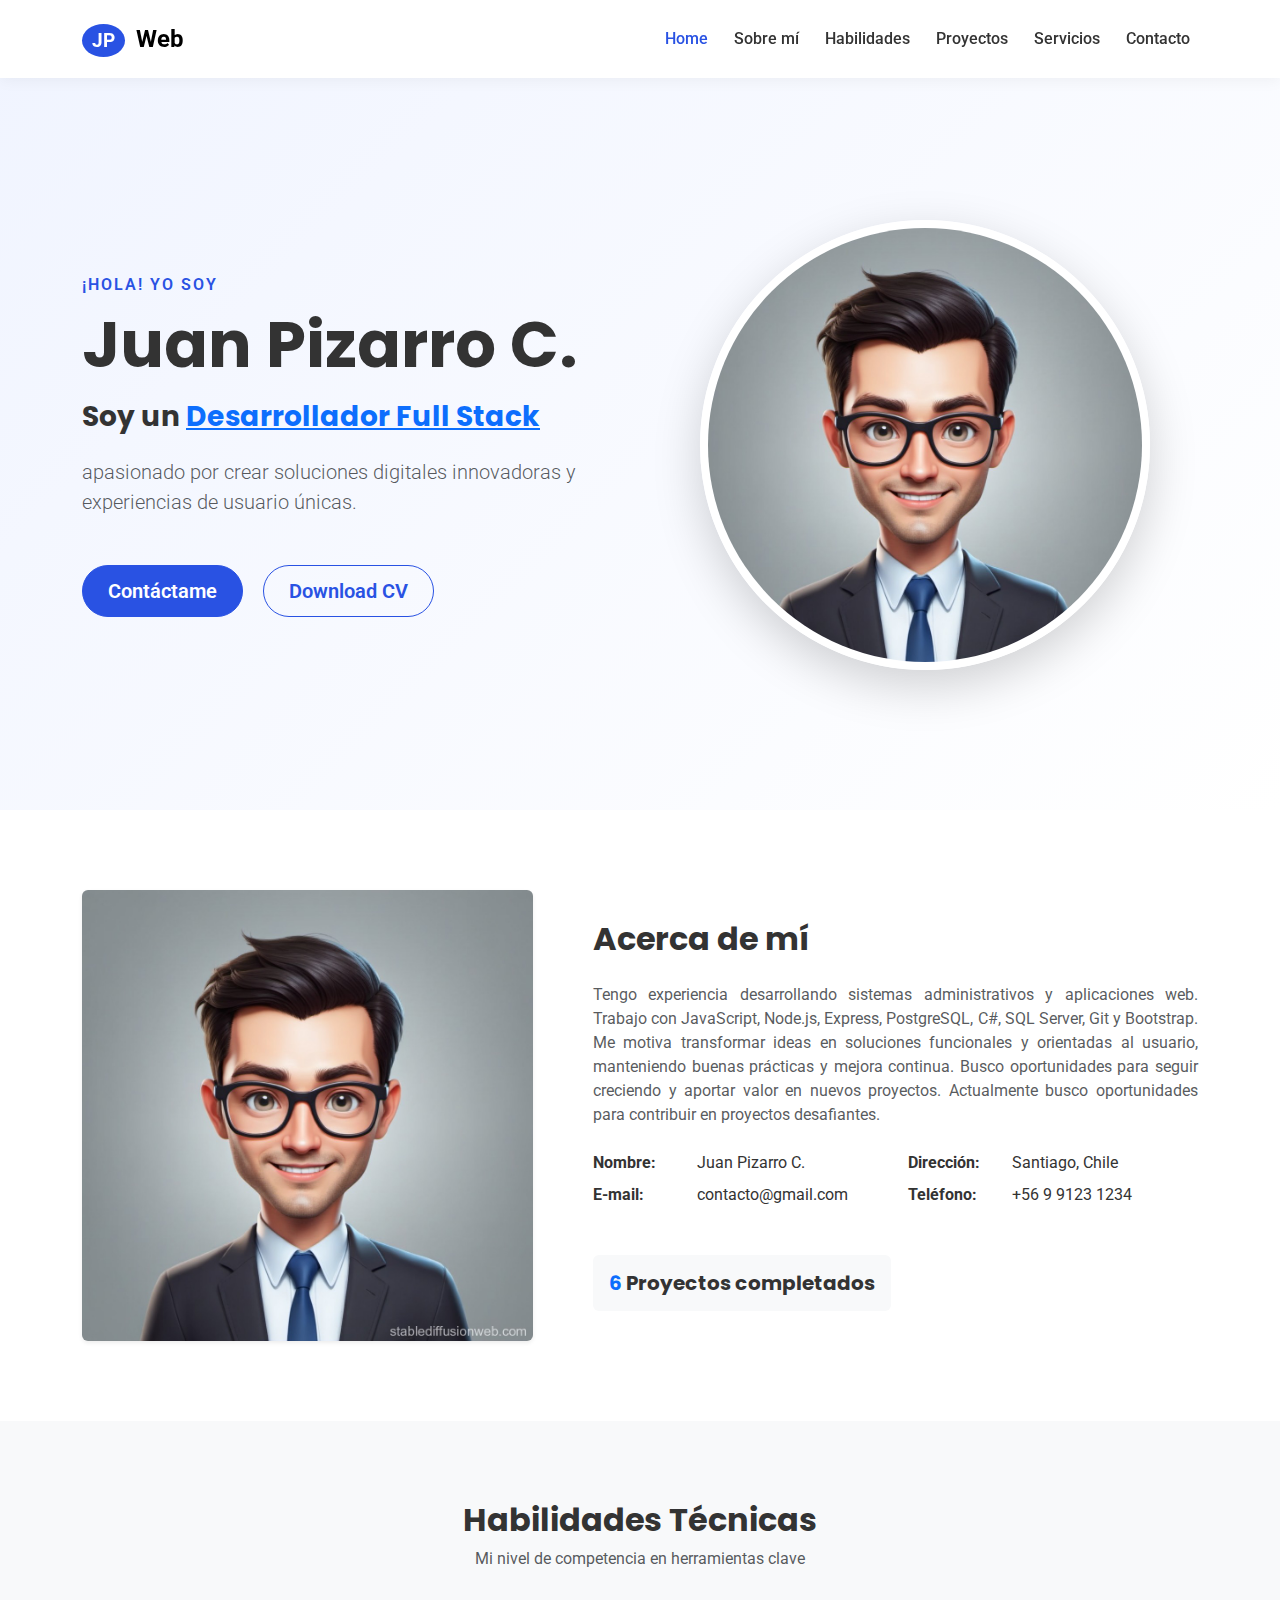
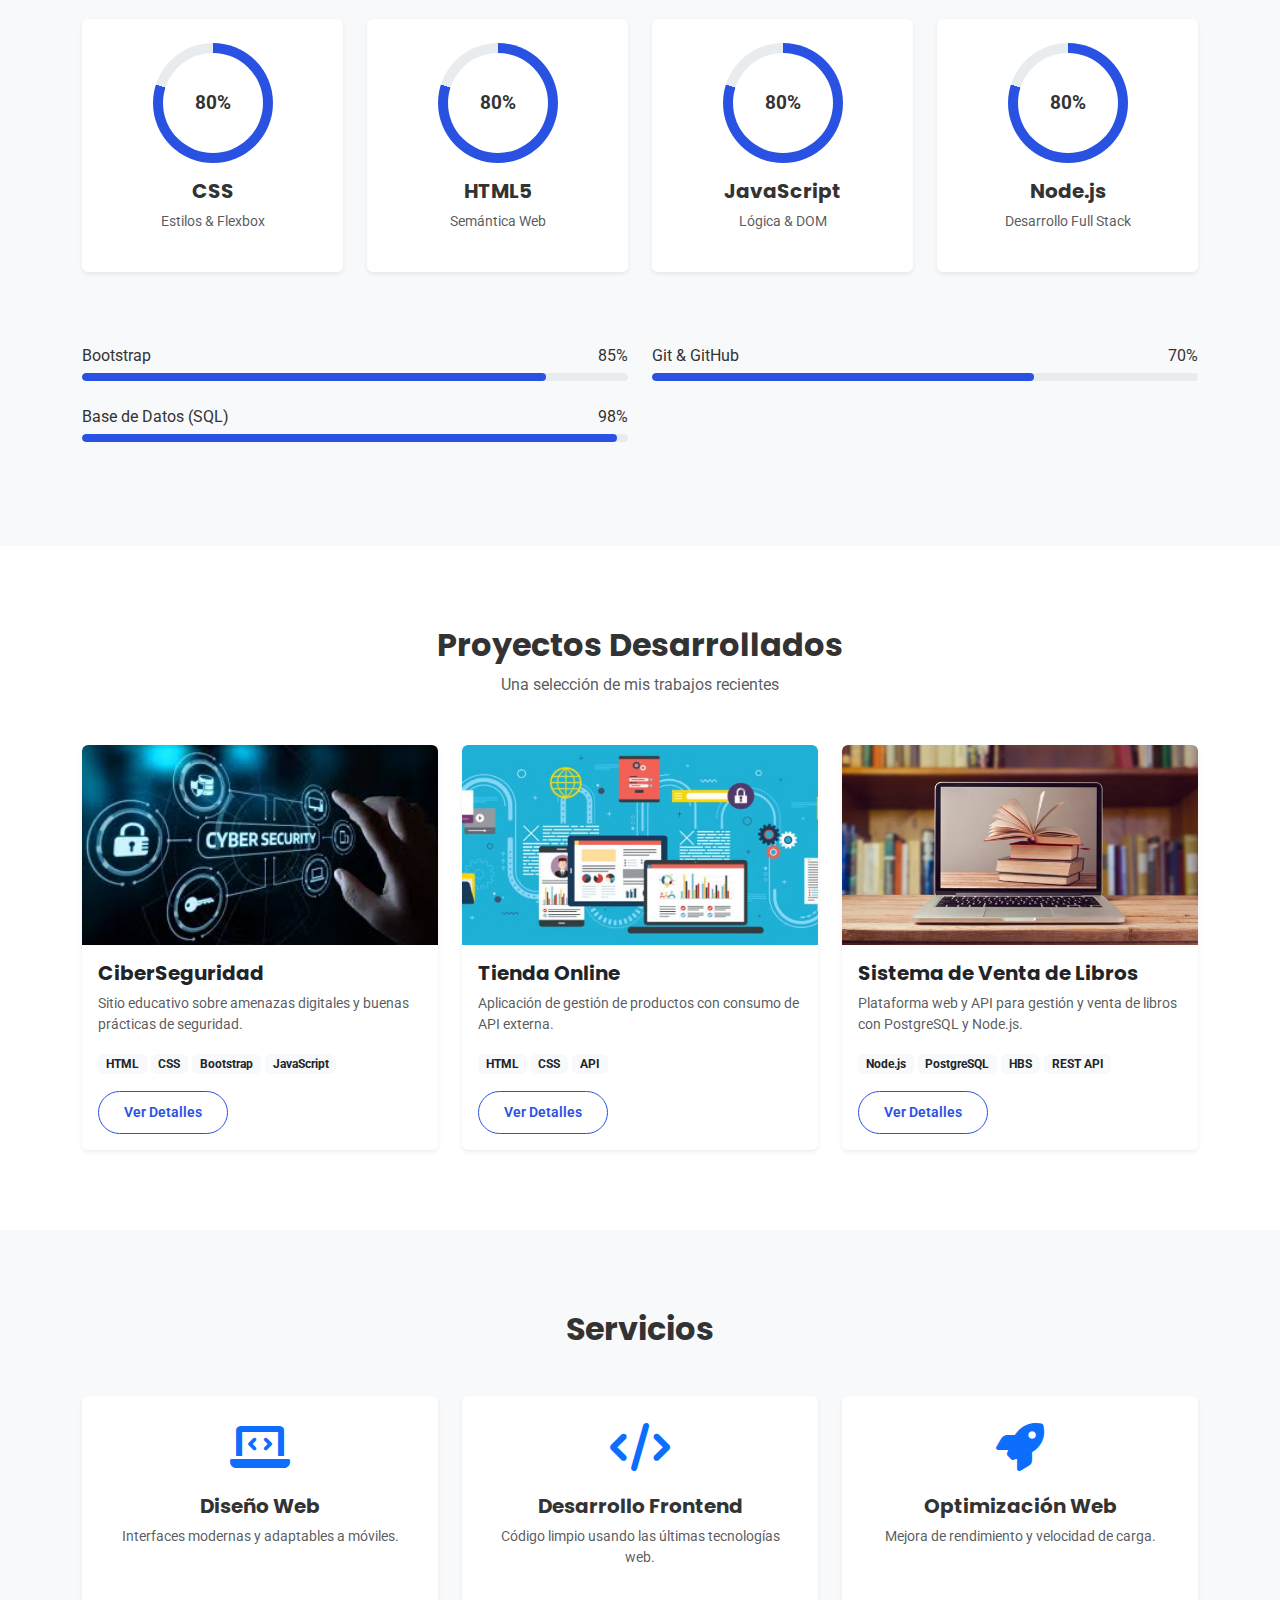
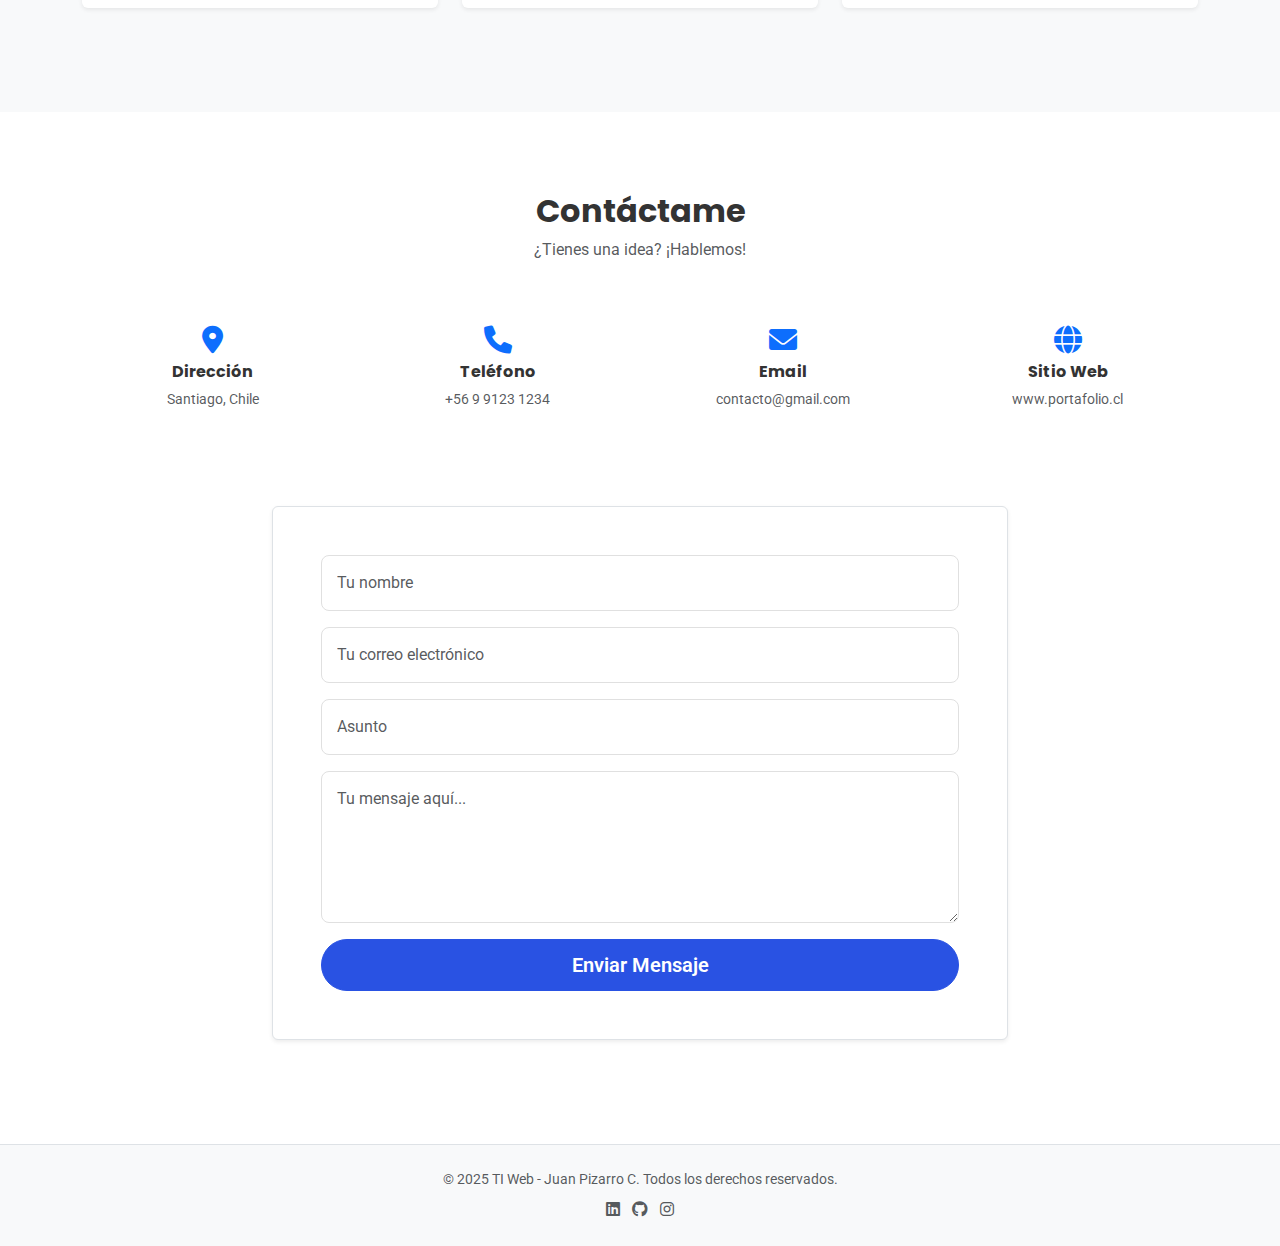
<file: index.html>
<!DOCTYPE html>
<html lang="es">
<head>
    <meta charset="UTF-8">
    <meta name="viewport" content="width=device-width, initial-scale=1.0">
    <title>Portafolio Personal</title>
    
    <link href="https://cdn.jsdelivr.net/npm/bootstrap@5.3.0/dist/css/bootstrap.min.css" rel="stylesheet">
    <link rel="stylesheet" href="https://cdnjs.cloudflare.com/ajax/libs/font-awesome/6.0.0/css/all.min.css">
    <link href="https://fonts.googleapis.com/css2?family=Poppins:wght@400;600;700&family=Roboto:wght@300;400&display=swap" rel="stylesheet">
    <link rel="stylesheet" href="assets/css/style.css">
</head>
<body>

    <nav class="navbar navbar-expand-lg navbar-light fixed-top" id="mainNav">
        <div class="container">
            <a class="navbar-brand" href="#home">
                <span class="brand-icon">JP</span> Web
            </a>
            <button class="navbar-toggler" type="button" data-bs-toggle="collapse" data-bs-target="#navbarNav" aria-label="Toggle navigation">
                <span class="navbar-toggler-icon"></span>
            </button>
            <div class="collapse navbar-collapse justify-content-end" id="navbarNav">
                <ul class="navbar-nav">
                    <li class="nav-item"><a class="nav-link active" href="#home">Home</a></li>
                    <li class="nav-item"><a class="nav-link" href="#about">Sobre mí</a></li>
                    <li class="nav-item"><a class="nav-link" href="#skills">Habilidades</a></li>
                    <li class="nav-item"><a class="nav-link" href="#projects">Proyectos</a></li>
                    <li class="nav-item"><a class="nav-link" href="#services">Servicios</a></li>
                    <li class="nav-item"><a class="nav-link" href="#contact">Contacto</a></li>
                </ul>
            </div>
        </div>
    </nav>

    <section id="home" class="hero-section d-flex align-items-center">
        <div class="container">
            <div class="row align-items-center">
                <div class="col-lg-6">
                    <span class="hero-subtitle">¡Hola! Yo soy</span>
                    <h1 class="display-3 fw-bold mb-3">Juan Pizarro C.</h1>
                    <h3 class="mb-4">Soy un <span class="text-primary text-decoration-underline">Desarrollador Full Stack</span></h3>
                    <p class="lead text-muted mb-5">
                        apasionado por crear soluciones digitales innovadoras y experiencias de usuario únicas.
                    </p>
                    <div class="hero-buttons">
                        <a href="#contact" class="btn btn-primary btn-lg me-3">Contáctame</a>
                        <a href="cv.html" class="btn btn-outline-primary btn-lg">Download CV</a>
                    </div>
                </div>
                <div class="col-lg-6 text-center d-none d-lg-block">
                    <div class="hero-img-wrapper">
                        <img src="assets/img/jpc.jpg" alt="Juan Pizarro" class="img-fluid rounded-circle shadow-lg">
                    </div>
                </div>
            </div>
        </div>
    </section>

    <section id="about" class="section-padding">
        <div class="container">
            <div class="row align-items-center">
                <div class="col-lg-5 mb-4 mb-lg-0">
                    <div class="about-img-container rounded overflow-hidden shadow-sm">
                        <img src="assets/img/jpc.jpg" alt="Sobre mí" class="img-fluid w-100">
                    </div>
                </div>
                <div class="col-lg-7 ps-lg-5">
                    <h2 class="mb-4 section-title-left">Acerca de mí</h2>
                    <p class="text-muted mb-4" style="text-align: justify;">
						Tengo experiencia desarrollando sistemas administrativos y aplicaciones web. Trabajo con JavaScript, Node.js, Express, PostgreSQL, C#, SQL Server, Git y Bootstrap. Me motiva transformar ideas en soluciones funcionales y orientadas al usuario, manteniendo buenas prácticas y mejora continua. Busco oportunidades para seguir creciendo y aportar valor en nuevos proyectos. 
						Actualmente busco oportunidades para contribuir en proyectos desafiantes.
                    </p>
                    
                    <ul class="list-unstyled info-list row">
                        <li class="col-md-6 mb-2"><strong>Nombre:</strong> Juan Pizarro C.</li>
                        <li class="col-md-6 mb-2"><strong>Dirección:</strong> Santiago, Chile</li>
                        <li class="col-md-6 mb-2"><strong>E-mail:</strong> contacto@gmail.com</li>
                        <li class="col-md-6 mb-2"><strong>Teléfono:</strong> +56 9 9123 1234</li>
                    </ul>
                    
                    <div class="mt-4 p-3 bg-light rounded d-inline-block">
                        <h5 class="m-0"><span class="text-primary fw-bold">6</span> Proyectos completados</h5>
                    </div>
                </div>
            </div>
        </div>
    </section>

    <section id="skills" class="section-padding bg-light">
        <div class="container">
            <div class="text-center mb-5">
                <h2 class="section-title">Habilidades Técnicas</h2>
                <p class="text-muted">Mi nivel de competencia en herramientas clave</p>
            </div>
            
            <div class="row mb-5 justify-content-center">
                <div class="col-md-4 col-lg-3 text-center mb-4">
                    <div class="skill-card p-4 bg-white rounded shadow-sm h-100">
                        <div class="circle-skill mx-auto mb-3" style="--percent: 80%;" data-value="80%"></div>
                        <h5>CSS</h5>
                        <p class="small text-muted">Estilos & Flexbox</p>
                    </div>
                </div>
                <div class="col-md-4 col-lg-3 text-center mb-4">
                    <div class="skill-card p-4 bg-white rounded shadow-sm h-100">
                        <div class="circle-skill mx-auto mb-3" style="--percent: 80%;" data-value="80%"></div>
                        <h5>HTML5</h5>
                        <p class="small text-muted">Semántica Web</p>
                    </div>
                </div>
                <div class="col-md-4 col-lg-3 text-center mb-4">
                    <div class="skill-card p-4 bg-white rounded shadow-sm h-100">
                        <div class="circle-skill mx-auto mb-3" style="--percent: 80%;" data-value="80%"></div>
                        <h5>JavaScript</h5>
                        <p class="small text-muted">Lógica & DOM</p>
                    </div>
                </div>
                <div class="col-md-4 col-lg-3 text-center mb-4">
                    <div class="skill-card p-4 bg-white rounded shadow-sm h-100">
                        <div class="circle-skill mx-auto mb-3" style="--percent: 80%;" data-value="80%"></div>
                        <h5>Node.js</h5>
                        <p class="small text-muted">Desarrollo Full Stack</p>
                    </div>
                </div>				
            </div>

            <div class="row">
                <div class="col-md-6 mb-4">
                    <div class="d-flex justify-content-between mb-1"><span>Bootstrap</span> <span>85%</span></div>
                    <div class="progress"><div class="progress-bar" style="width: 85%"></div></div>
                </div>
                <div class="col-md-6 mb-4">
                    <div class="d-flex justify-content-between mb-1"><span>Git & GitHub</span> <span>70%</span></div>
                    <div class="progress"><div class="progress-bar" style="width: 70%"></div></div>
                </div>
                <div class="col-md-6 mb-4">
                    <div class="d-flex justify-content-between mb-1"><span>Base de Datos (SQL)</span> <span>98%</span></div>
                    <div class="progress"><div class="progress-bar" style="width: 98%"></div></div>
                </div>
            </div>
        </div>
    </section>

    <section id="projects" class="section-padding">
        <div class="container">
            <div class="text-center mb-5">
                <h2 class="section-title">Proyectos Desarrollados</h2>
                <p class="text-muted">Una selección de mis trabajos recientes</p>
            </div>

            <div class="row g-4">
                <div class="col-md-4">
                    <div class="card project-card h-100 border-0 shadow-sm">
                        <img src="assets/img/cibersecurity.jpg" class="card-img-top" alt="Proyecto 1">
                        <div class="card-body">
                            <h5 class="card-title">CiberSeguridad</h5>
                            <p class="card-text text-muted small">Sitio educativo sobre amenazas digitales y buenas prácticas de seguridad.</p>
                            <div class="tags mb-3">
								<span class="badge bg-light text-dark">HTML</span>
								<span class="badge bg-light text-dark">CSS</span>
								<span class="badge bg-light text-dark">Bootstrap</span>
								<span class="badge bg-light text-dark">JavaScript</span>							
                           </div>
                           <a href="javascript:void(0)" class="btn btn-outline-primary btn-sm stretched-link open-project" data-id="ciberseguridad" data-bs-toggle="modal" data-bs-target="#projectModal">Ver Detalles</a>
                        </div>
                    </div>
                </div>
                 <div class="col-md-4">
                    <div class="card project-card h-100 border-0 shadow-sm"> 
                        <img src="assets/img/proyectos_9.jpg" class="card-img-top" alt="Proyecto 2">
                        <div class="card-body">
                            <h5 class="card-title">Tienda Online</h5>
                            <p class="card-text text-muted small">Aplicación de gestión de productos con consumo de API externa.</p>
                            <div class="tags mb-3">
                                <span class="badge bg-light text-dark">HTML</span>
                                <span class="badge bg-light text-dark">CSS</span>
                                <span class="badge bg-light text-dark">API</span>								
                            </div>
                            <a href="javascript:void(0)" class="btn btn-outline-primary btn-sm stretched-link open-project" data-id="tiendaonline"  data-bs-toggle="modal" data-bs-target="#projectModal">Ver Detalles</a>
                        </div>
                    </div>
                </div>
                 <div class="col-md-4">
                    <div class="card project-card h-100 border-0 shadow-sm">
                        <img src="assets/img/libros2.jpg" class="card-img-top" alt="Proyecto 3">
                        <div class="card-body">
                            <h5 class="card-title">Sistema de Venta de Libros</h5>
                            <p class="card-text text-muted small">Plataforma web y API para gestión y venta de libros con PostgreSQL y Node.js.</p>
                            <div class="tags mb-3">
								<span class="badge bg-light text-dark">Node.js</span>
								<span class="badge bg-light text-dark">PostgreSQL</span>
								<span class="badge bg-light text-dark">HBS</span>
								<span class="badge bg-light text-dark">REST API</span>
                            </div>
                            <a href="javascript:void(0)" class="btn btn-outline-primary btn-sm stretched-link open-project" data-id="libros"  data-bs-toggle="modal" data-bs-target="#projectModal">Ver Detalles</a>
                        </div>
                    </div>
                </div>
            </div>
        </div>
    </section>

    <section id="services" class="section-padding bg-light">
        <div class="container">
            <div class="text-center mb-5">
                <h2 class="section-title">Servicios</h2>
            </div>
            <div class="row">
                <div class="col-md-4 mb-4">
                    <div class="service-card text-center p-4 bg-white rounded shadow-sm h-100">
                        <div class="icon-box mb-3 text-primary display-5"><i class="fas fa-laptop-code"></i></div>
                        <h5>Diseño Web</h5>
                        <p class="text-muted small">Interfaces modernas y adaptables a móviles.</p>
                    </div>
                </div>
                <div class="col-md-4 mb-4">
                    <div class="service-card text-center p-4 bg-white rounded shadow-sm h-100">
                        <div class="icon-box mb-3 text-primary display-5"><i class="fas fa-code"></i></div>
                        <h5>Desarrollo Frontend</h5>
                        <p class="text-muted small">Código limpio usando las últimas tecnologías web.</p>
                    </div>
                </div>
                <div class="col-md-4 mb-4">
                    <div class="service-card text-center p-4 bg-white rounded shadow-sm h-100">
                        <div class="icon-box mb-3 text-primary display-5"><i class="fas fa-rocket"></i></div>
                        <h5>Optimización Web</h5>
                        <p class="text-muted small">Mejora de rendimiento y velocidad de carga.</p>
                    </div>
                </div>
            </div>
        </div>
    </section>

    <section id="contact" class="section-padding">
        <div class="container">
            <div class="text-center mb-5">
                <h2 class="section-title">Contáctame</h2>
                <p class="text-muted">¿Tienes una idea? ¡Hablemos!</p>
            </div>
            
            <div class="row mb-5 text-center">
                <div class="col-md-3 mb-3">
                    <div class="p-3">
                        <i class="fas fa-map-marker-alt text-primary fs-3 mb-2"></i>
                        <h6 class="fw-bold">Dirección</h6>
                        <p class="text-muted small">Santiago, Chile</p>
                    </div>
                </div>
                <div class="col-md-3 mb-3">
                    <div class="p-3">
                        <i class="fas fa-phone text-primary fs-3 mb-2"></i>
                        <h6 class="fw-bold">Teléfono</h6>
                        <p class="text-muted small">+56 9 9123 1234</p>
                    </div>
                </div>
                <div class="col-md-3 mb-3">
                    <div class="p-3">
                        <i class="fas fa-envelope text-primary fs-3 mb-2"></i>
                        <h6 class="fw-bold">Email</h6>
                        <p class="text-muted small">contacto@gmail.com</p>
                    </div>
                </div>
                <div class="col-md-3 mb-3">
                    <div class="p-3">
                        <i class="fas fa-globe text-primary fs-3 mb-2"></i>
                        <h6 class="fw-bold">Sitio Web</h6>
                        <p class="text-muted small">www.portafolio.cl</p>
                    </div>
                </div>
            </div>

            <div class="row justify-content-center">
                <div class="col-lg-8">
                    <form id="contactForm" class="p-4 p-md-5 border rounded shadow-sm bg-white">
                        <div class="mb-3">
                            <label for="name" class="form-label visually-hidden">Nombre</label>
                            <input type="text" class="form-control" id="name" placeholder="Tu nombre" required>
                        </div>
                        <div class="mb-3">
                            <label for="email" class="form-label visually-hidden">Email</label>
                            <input type="email" class="form-control" id="email" placeholder="Tu correo electrónico" required>
                        </div>
                        <div class="mb-3">
                            <label for="subject" class="form-label visually-hidden">Asunto</label>
                            <input type="text" class="form-control" id="subject" placeholder="Asunto">
                        </div>
                        <div class="mb-3">
                            <label for="message" class="form-label visually-hidden">Mensaje</label>
                            <textarea class="form-control" id="message" rows="5" placeholder="Tu mensaje aquí..." required></textarea>
                        </div>
                        <div class="d-grid">
                            <button type="submit" class="btn btn-primary btn-lg">Enviar Mensaje</button>
                        </div>
                    </form>
                </div>
            </div>
        </div>
    </section>

	<!-- Modal global -->
	<div class="modal fade" id="projectModal" tabindex="-1" aria-hidden="true">
	  <div class="modal-dialog modal-lg modal-dialog-centered">
		<div class="modal-content shadow-lg rounded-3">

		  <div id="modal-header-dynamic" class="modal-header"></div>

		  <div class="modal-body" id="modal-body-dynamic"></div>

		  <div id="modal-footer-dynamic" class="modal-footer"></div>

		</div>
	  </div>
	</div>
	
	
    <footer class="bg-light text-center py-4 border-top mt-4">
        <div class="container">
            <p class="mb-0 text-muted small">&copy; 2025 TI Web - Juan Pizarro C. Todos los derechos reservados.</p>
            <div class="social-links mt-2">
                <a href="#" class="text-muted me-2"><i class="fab fa-linkedin"></i></a>
                <a href="#" class="text-muted me-2"><i class="fab fa-github"></i></a>
                <a href="#" class="text-muted"><i class="fab fa-instagram"></i></a>
            </div>
        </div>
    </footer>

    <script src="https://cdn.jsdelivr.net/npm/bootstrap@5.3.0/dist/js/bootstrap.bundle.min.js"></script>
    <script src="assets/js/script.js"></script>
	<script src="assets/js/modalData.js"></script>
    <script src="assets/js/modalLoader.js"></script>
</body>
</html>
</file>
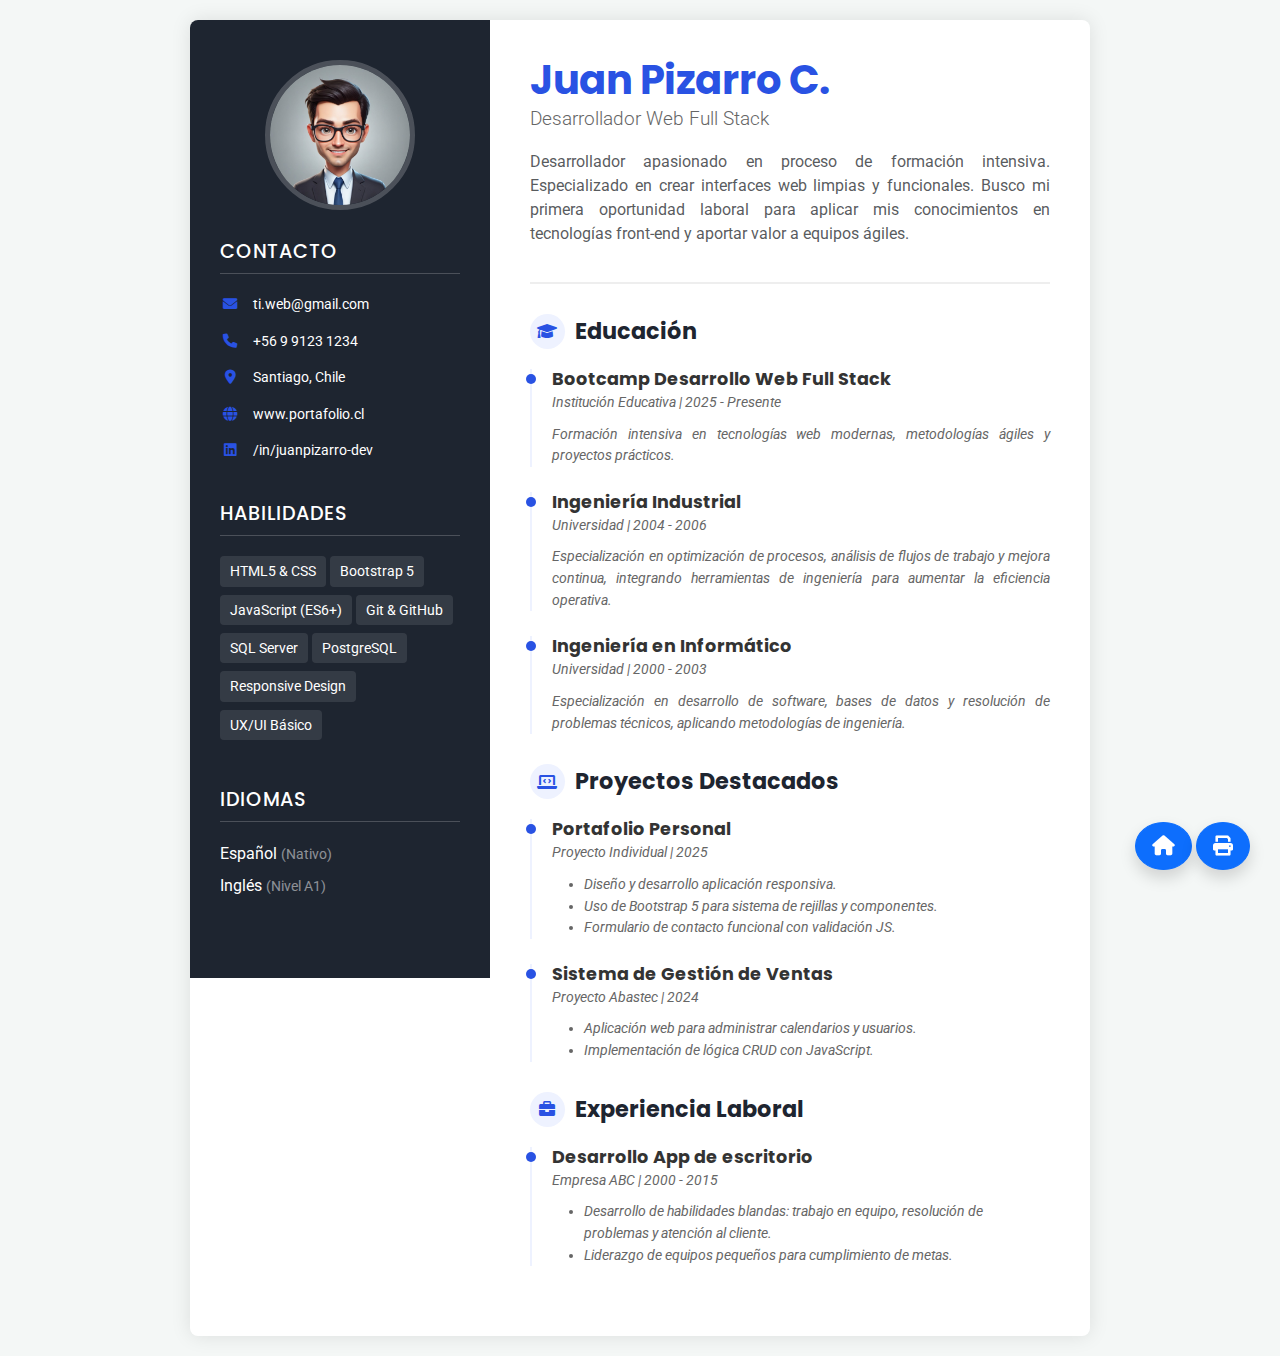
<file: cv.html>
<!DOCTYPE html>
<html lang="es">
<head>
    <meta charset="UTF-8">
    <meta name="viewport" content="width=device-width, initial-scale=1.0">
    <title>CV - Juan Pizarro C.</title>
    <link href="https://cdn.jsdelivr.net/npm/bootstrap@5.3.0/dist/css/bootstrap.min.css" rel="stylesheet">
    <link rel="stylesheet" href="https://cdnjs.cloudflare.com/ajax/libs/font-awesome/6.0.0/css/all.min.css">
    <link href="https://fonts.googleapis.com/css2?family=Poppins:wght@400;600;700&family=Roboto:wght@300;400&display=swap" rel="stylesheet">

    <style>
        :root {
            --primary-color: #2952e3;
            --text-dark: #333;
            --text-muted: #666;
            --bg-gray: #f4f7f6;
        }

        body {
            background-color: var(--bg-gray);
            font-family: 'Roboto', sans-serif;
            color: var(--text-dark);
            padding-top: 20px;
            padding-bottom: 20px;
        }

        h1, h2, h3, h4 {
            font-family: 'Poppins', sans-serif;
        }

        /* Estilo tipo "Hoja de Papel" */
        .resume-container {
            background: white;
            max-width: 900px;
            margin: 0 auto;
            box-shadow: 0 0 20px rgba(0,0,0,0.1);
            border-radius: 8px;
            overflow: hidden;
        }

        /* Columna Izquierda (Sidebar) */
        .resume-sidebar {
            background-color: #1e2530; /* Color oscuro para contraste */
            color: white;
            padding: 40px 30px;
            height: 100%;
            min-height: 100vh; /* Asegura que cubra todo el alto */
        }

        .profile-img {
            width: 150px;
            height: 150px;
            border-radius: 50%;
            border: 5px solid rgba(255,255,255,0.2);
            object-fit: cover;
            margin-bottom: 30px;
        }

        .sidebar-section {
            margin-bottom: 40px;
        }

        .sidebar-title {
            font-size: 1.2rem;
            text-transform: uppercase;
            border-bottom: 1px solid rgba(255,255,255,0.2);
            padding-bottom: 10px;
            margin-bottom: 20px;
            letter-spacing: 1px;
        }

        .contact-info li {
            margin-bottom: 15px;
            list-style: none;
            font-size: 0.9rem;
        }

        .contact-info i {
            margin-right: 10px;
            color: var(--primary-color); /* Acento azul */
            width: 20px;
            text-align: center;
        }

        /* Skills en sidebar */
        .skill-tag {
            display: inline-block;
            background: rgba(255,255,255,0.1);
            padding: 5px 10px;
            border-radius: 4px;
            margin-bottom: 8px;
            font-size: 0.85rem;
        }

        /* Columna Derecha (Contenido) */
        .resume-content {
            padding: 40px;
        }

        .main-header {
            border-bottom: 2px solid #eee;
            padding-bottom: 20px;
            margin-bottom: 30px;
        }

        .name {
            font-size: 2.5rem;
            font-weight: 700;
            color: var(--primary-color);
            margin-bottom: 5px;
            line-height: 1;
        }

        .tagline {
            font-size: 1.2rem;
            color: var(--text-muted);
            font-weight: 300;
        }

        .content-section {
            margin-bottom: 30px;
        }

        .section-title {
            font-size: 1.4rem;
            font-weight: 700;
            color: #1e2530;
            margin-bottom: 20px;
            display: flex;
            align-items: center;
        }

        .section-title i {
            background: #eef2ff;
            color: var(--primary-color);
            width: 35px;
            height: 35px;
            border-radius: 50%;
            display: flex;
            align-items: center;
            justify-content: center;
            margin-right: 10px;
            font-size: 1rem;
        }

        .experience-item {
            margin-bottom: 25px;
            border-left: 2px solid #eef2ff;
            padding-left: 20px;
            position: relative;
        }
        
        .experience-item::before {
            content: '';
            position: absolute;
            left: -6px;
            top: 5px;
            width: 10px;
            height: 10px;
            background: var(--primary-color);
            border-radius: 50%;
        }

        .job-title {
            font-weight: 700;
            font-size: 1.1rem;
            margin-bottom: 2px;
        }

        .company-date {
            font-size: 0.9rem;
            color: var(--text-muted);
            margin-bottom: 10px;
            font-style: italic;
        }

        /* Botón Flotante para Imprimir */
        .print-btn-container {
            position: fixed;
            bottom: 30px;
            right: 30px;
            z-index: 1000;
        }

        /* --- ESTILOS DE IMPRESIÓN (PDF) --- */
        @media print {
            body {
                background: white;
                padding: 0;
                -webkit-print-color-adjust: exact; /* Forzar colores de fondo */
                print-color-adjust: exact; 
            }
            .resume-container {
                box-shadow: none;
                max-width: 100%;
                margin: 0;
                border-radius: 0;
            }
            .print-btn-container {
                display: none; /* Ocultar botón al imprimir */
            }
            .resume-sidebar {
                background-color: #1e2530 !important; /* Forzar color oscuro al imprimir */
                color: white !important;
            }
            /* Ajuste para que quepa en una hoja si es posible */
            h1, h2, h3 { page-break-after: avoid; }
        }
    </style>
</head>
<body>

    <div class="resume-container">
        <div class="row g-0">
            
            <div class="col-md-4 resume-sidebar text-center text-md-start">
                
                <div class="text-center">
                    <img src="assets/img/jpc.jpg" alt="Juan Pizarro" class="profile-img">
                </div>

                <div class="sidebar-section">
                    <h3 class="sidebar-title">Contacto</h3>
                    <ul class="padding-0 list-unstyled contact-info">
                        <li><i class="fas fa-envelope"></i> ti.web@gmail.com</li>
                        <li><i class="fas fa-phone"></i> +56 9 9123 1234</li>
                        <li><i class="fas fa-map-marker-alt"></i> Santiago, Chile</li>
                        <li><i class="fas fa-globe"></i> www.portafolio.cl</li>
                        <li><i class="fab fa-linkedin"></i> /in/juanpizarro-dev</li>
                    </ul>
                </div>

                <div class="sidebar-section">
                    <h3 class="sidebar-title">Habilidades</h3>
                    <div class="skills-list">
                        <span class="skill-tag">HTML5 & CSS</span>
                        <span class="skill-tag">Bootstrap 5</span>
                        <span class="skill-tag">JavaScript (ES6+)</span>
                        <span class="skill-tag">Git & GitHub</span>
                        <span class="skill-tag">SQL Server</span>
						<span class="skill-tag">PostgreSQL</span>
                        <span class="skill-tag">Responsive Design</span>
                        <span class="skill-tag">UX/UI Básico</span>
                    </div>
                </div>

                <div class="sidebar-section">
                    <h3 class="sidebar-title">Idiomas</h3>
                    <ul class="list-unstyled">
                        <li class="mb-2">Español <span class="text-white-50 small">(Nativo)</span></li>
                        <li class="mb-2">Inglés <span class="text-white-50 small">(Nivel A1)</span></li>
                    </ul>
                </div>
            </div>

            <div class="col-md-8 resume-content">
                
                <div class="main-header">
                    <h1 class="name">Juan Pizarro C.</h1>
                    <p class="tagline">Desarrollador Web Full Stack</p>
                    <p class="mt-3 text-muted" style="text-align: justify;">
                        Desarrollador apasionado en proceso de formación intensiva. Especializado en crear interfaces web limpias y funcionales. Busco mi primera oportunidad laboral para aplicar mis conocimientos en tecnologías front-end y aportar valor a equipos ágiles.
                    </p>
                </div>

                <div class="content-section">
                    <h2 class="section-title"><i class="fas fa-graduation-cap"></i> Educación</h2>
                    
                    <div class="experience-item">
                        <h4 class="job-title">Bootcamp Desarrollo Web Full Stack</h4>
                        <p class="company-date">Institución Educativa | 2025 - Presente</p>
                        <p style="text-align: justify;" class="company-date">Formación intensiva en tecnologías web modernas, metodologías ágiles y proyectos prácticos.</p>
                    </div>
                    <div class="experience-item">
                        <h4 class="job-title">Ingeniería Industrial</h4>
                        <p class="company-date">Universidad | 2004 - 2006</p>
                        <p style="text-align: justify;" class="company-date">Especialización en optimización de procesos, análisis de flujos de trabajo y mejora continua, integrando herramientas de ingeniería para aumentar la eficiencia operativa.</p>
                    </div>
                    <div class="experience-item">
                        <h4 class="job-title">Ingeniería en Informático</h4>
                        <p class="company-date">Universidad | 2000 - 2003</p>
                        <p style="text-align: justify;" class="company-date">Especialización en desarrollo de software, bases de datos y resolución de problemas técnicos, aplicando metodologías de ingeniería.</p>
                    </div>
                </div>

                <div class="content-section">
                    <h2 class="section-title"><i class="fas fa-laptop-code"></i> Proyectos Destacados</h2>
                    
                    <div class="experience-item">
                        <h4 class="job-title">Portafolio Personal</h4>
                        <p class="company-date">Proyecto Individual | 2025</p>
                        <ul class="company-date">
                            <li >Diseño y desarrollo aplicación responsiva.</li>
                            <li>Uso de Bootstrap 5 para sistema de rejillas y componentes.</li>
                            <li>Formulario de contacto funcional con validación JS.</li>
                        </ul>
                    </div>

                    <div class="experience-item">
                        <h4 class="job-title">Sistema de Gestión de Ventas</h4>
                        <p class="company-date">Proyecto Abastec | 2024</p>
                        <ul class="company-date">
                            <li>Aplicación web para administrar calendarios y usuarios.</li>
                            <li>Implementación de lógica CRUD con JavaScript.</li>
                        </ul>
                    </div>
                </div>

                <div class="content-section">
                    <h2 class="section-title"><i class="fas fa-briefcase"></i> Experiencia Laboral</h2>
                    
                    <div class="experience-item">
                        <h4 class="job-title">Desarrollo App de escritorio</h4>
                        <p class="company-date">Empresa ABC | 2000 - 2015</p>
                        <ul class="company-date">
                            <li>Desarrollo de habilidades blandas: trabajo en equipo, resolución de problemas y atención al cliente.</li>
                            <li>Liderazgo de equipos pequeños para cumplimiento de metas.</li>
                        </ul>
                    </div>
                </div>

            </div>
        </div>
    </div>
	

    <div class="print-btn-container">
	    <button onclick="window.location.href='index.html'" class="btn btn-primary btn-lg rounded-circle shadow" title="Volver a inicio">
			<i class="fas fa-home"></i>
		</button>
        <button onclick="window.print()" class="btn btn-primary btn-lg rounded-circle shadow" title="Guardar como PDF">
            <i class="fas fa-print"></i>
        </button>
    </div>

</body>
</html>
</file>
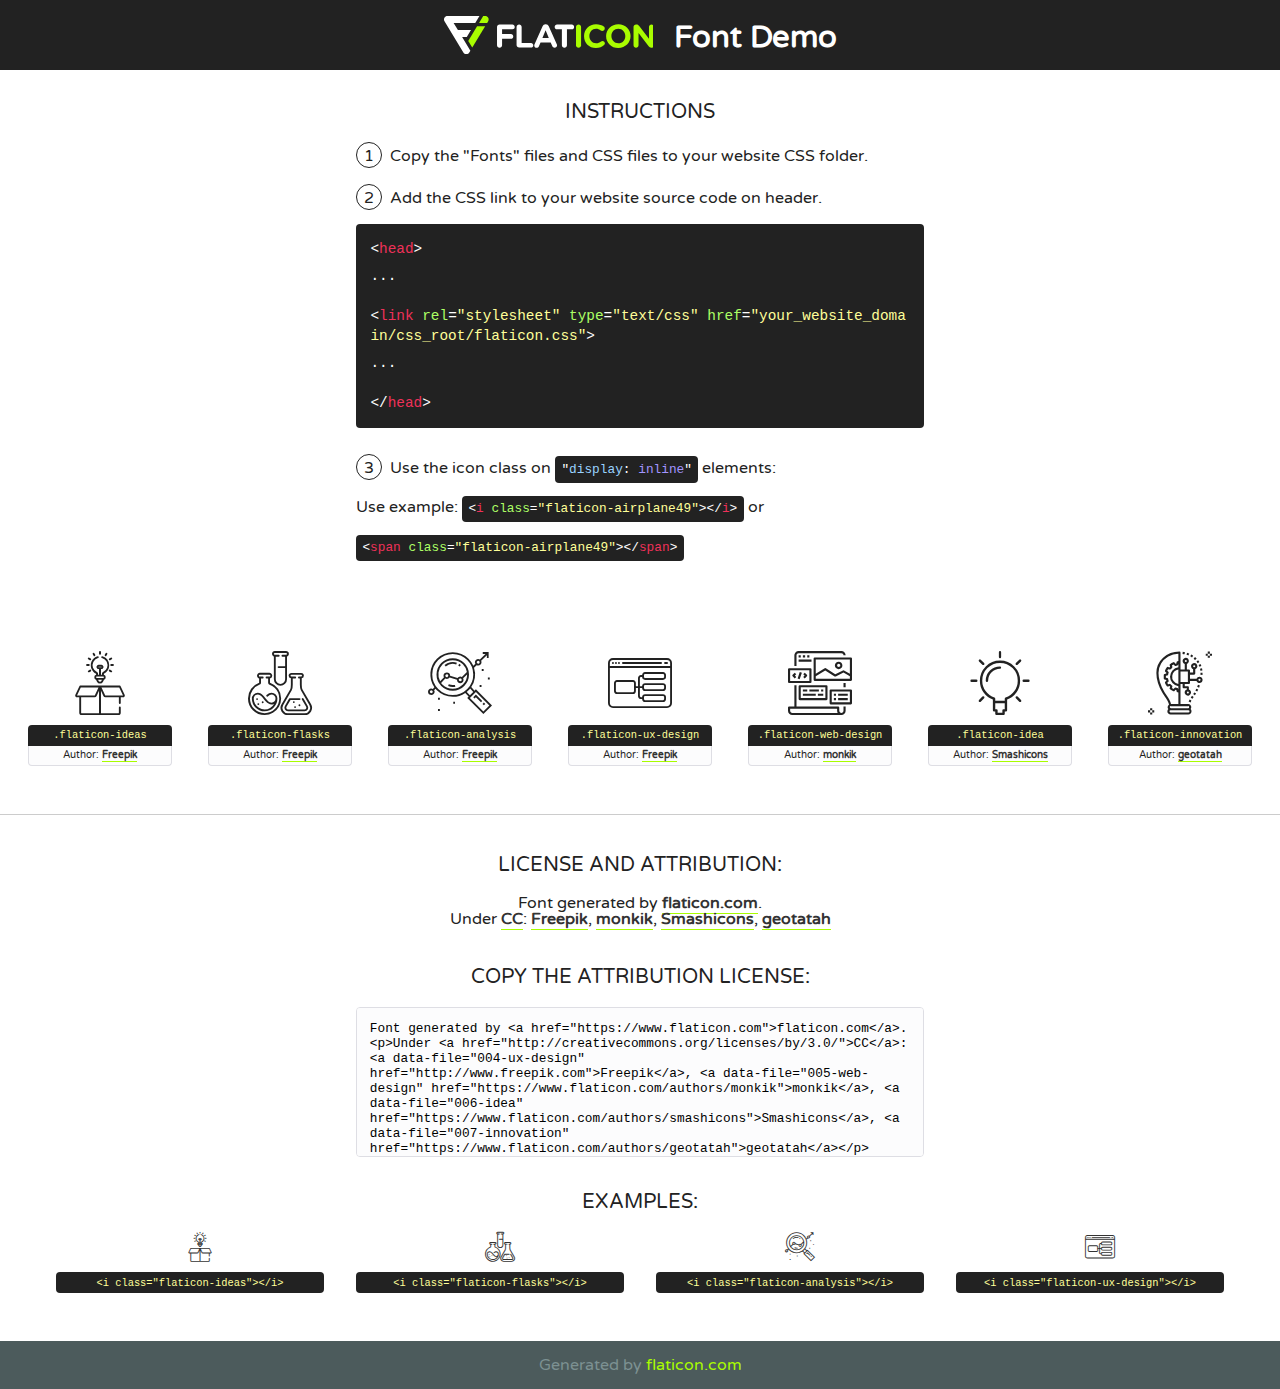
<file: assets/fonts/flaticon/font/flaticon.html>
<!DOCTYPE html>
<!--
  Flaticon icon font: Flaticon
  Creation date: 20/03/2019 02:18
-->
<html>
<!DOCTYPE html>
<html>

<head>
    <title>Flaticon WebFont</title>
    <link href="http://fonts.googleapis.com/css?family=Varela+Round" rel="stylesheet" type="text/css" />
    <link rel="stylesheet" type="text/css" href="flaticon.css">
    <meta charset="UTF-8">
    <style>
    html, body, div, span, applet, object, iframe,
    h1, h2, h3, h4, h5, h6, p, blockquote, pre,
    a, abbr, acronym, address, big, cite, code,
    del, dfn, em, img, ins, kbd, q, s, samp,
    small, strike, strong, sub, sup, tt, var,
    b, u, i, center,
    dl, dt, dd, ol, ul, li,
    fieldset, form, label, legend,
    table, caption, tbody, tfoot, thead, tr, th, td,
    article, aside, canvas, details, embed, 
    figure, figcaption, footer, header, hgroup, 
    menu, nav, output, ruby, section, summary,
    time, mark, audio, video {
        margin: 0;
        padding: 0;
        border: 0;
        font-size: 100%;
        font: inherit;
        vertical-align: baseline;
    }
    /* HTML5 display-role reset for older browsers */
    article, aside, details, figcaption, figure, 
    footer, header, hgroup, menu, nav, section {
        display: block;
    }
    body {
        line-height: 1;
    }
    ol, ul {
        list-style: none;
    }
    blockquote, q {
        quotes: none;
    }
    blockquote:before, blockquote:after,
    q:before, q:after {
        content: '';
        content: none;
    }
    table {
        border-collapse: collapse;
        border-spacing: 0;
    }
    body {
        font-family: 'Varela Round', Helvetica, Arial, sans-serif;
        font-size: 16px;
        color: #222;
    }
    a {
        color: #333;
        border-bottom: 1px solid #a9fd00;
        font-weight: bold;
        text-decoration: none;
    }
    * {
        -moz-box-sizing: border-box;
        -webkit-box-sizing: border-box;
        box-sizing: border-box;
        margin: 0;
        padding: 0;
    }
    [class^="flaticon-"]:before, [class*=" flaticon-"]:before, [class^="flaticon-"]:after, [class*=" flaticon-"]:after {
        font-family: Flaticon;
        font-size: 30px;
        font-style: normal;
        margin-left: 20px;
        color: #333;
    }
    .wrapper {
        max-width: 600px;
        margin: auto;
        padding: 0 1em;
    }
    .title {
        font-size: 1.25em;
        text-align: center;
        margin-bottom: 1em;
        text-transform: uppercase;
    }
    header {
        text-align: center;
        background-color: #222;
        color: #fff;
        padding: 1em;
    }
    header .logo {
        width: 210px;
        height: 38px;
        display: inline-block;
        vertical-align: middle;
        margin-right: 1em;
        border: none;
    }
    header strong {
        font-size: 1.95em;
        font-weight: bold;
        vertical-align: middle;
        margin-top: 5px;
        display: inline-block;
    }
    .demo {
        margin: 2em auto;
        line-height: 1.25em;
    }
    .demo ul li {
        margin-bottom: 1em;
    }
    .demo ul li .num {
        color: #222;
        border-radius: 20px;
        display: inline-block;
        width: 26px;
        padding: 3px;
        height: 26px;
        text-align: center;
        margin-right: 0.5em;
        border: 1px solid #222;
    }
    .demo ul li code {
        background-color: #222;
        border-radius: 4px;
        padding: 0.25em 0.5em;
        display: inline-block;
        color: #fff;
        font-family: Consolas,Monaco,Lucida Console,Liberation Mono,DejaVu Sans Mono,Bitstream Vera Sans Mono,Courier New, monospace;
        font-weight: lighter;
        margin-top: 1em;
        font-size: 0.8em;
        word-break: break-all;
    }
    .demo ul li code.big {
        padding: 1em;
        font-size: 0.9em;
    }
    .demo ul li code .red {
        color: #EF3159;
    }
    .demo ul li code .green {
        color: #ACFF65;
    }
    .demo ul li code .yellow {
        color: #FFFF99;
    }
    .demo ul li code .blue {
        color: #99D3FF;
    }
    .demo ul li code .purple {
        color: #A295FF;
    }
    .demo ul li code .dots {
        margin-top: 0.5em;
        display: block;
    }
    #glyphs {
        border-bottom: 1px solid #ccc;
        padding: 2em 0;
        text-align: center;
    }
    .glyph {
        display: inline-block;
        width: 9em;
        margin: 1em;
        text-align: center;
        vertical-align: top;
        background: #FFF;
    }
    .glyph .glyph-icon {
        padding: 10px;
        display: block;
        font-family:"Flaticon";
        font-size: 64px;
        line-height: 1;
    }
    .glyph .glyph-icon:before {
        font-size: 64px;
        color: #222;
        margin-left: 0;
    }
    .class-name {
        font-size: 0.65em;
        background-color: #222;
        color: #fff;
        border-radius: 4px 4px 0 0;
        padding: 0.5em;
        color: #FFFF99;
        font-family: Consolas,Monaco,Lucida Console,Liberation Mono,DejaVu Sans Mono,Bitstream Vera Sans Mono,Courier New, monospace;
    }
    .author-name {
        font-size: 0.6em;
        background-color: #fcfcfd;
        border: 1px solid #DEDEE4;
        border-top: 0;
        border-radius: 0 0 4px 4px;
        padding: 0.5em;
    }
    .class-name:last-child {
        font-size: 10px;
        color:#888;
    }
    .class-name:last-child a {
        font-size: 10px;
        color:#555;
    }
    .class-name:last-child a:hover {
        color:#a9fd00;
    }
    .glyph > input {
        display: block;
        width: 100px;
        margin: 5px auto;
        text-align: center;
        font-size: 12px;
        cursor: text;
    }
    .glyph > input.icon-input {
        font-family:"Flaticon";
        font-size: 16px;
        margin-bottom: 10px;
    }
    .attribution .title {
        margin-top: 2em;
    }
    .attribution textarea {
        background-color: #fcfcfd;
        padding: 1em;
        border: none;
        box-shadow: none;
        border: 1px solid #DEDEE4;
        border-radius: 4px;
        resize: none;
        width: 100%;
        height: 150px;
        font-size: 0.8em;
        font-family: Consolas,Monaco,Lucida Console,Liberation Mono,DejaVu Sans Mono,Bitstream Vera Sans Mono,Courier New, monospace;
        -webkit-appearance: none;
    }
    .iconsuse {
        margin: 2em auto;
        text-align: center;
        max-width: 1200px;
    }
    .iconsuse:after {
        content: '';
        display: table;
        clear: both;
    }
    .iconsuse .image {
        float: left;
        width: 25%;
        padding: 0 1em;
    }
    .iconsuse .image p {
        margin-bottom: 1em;
    }
    .iconsuse .image span {
        display: block;
        font-size: 0.65em;
        background-color: #222;
        color: #fff;
        border-radius: 4px;
        padding: 0.5em;
        color: #FFFF99;
        margin-top: 1em;
        font-family: Consolas,Monaco,Lucida Console,Liberation Mono,DejaVu Sans Mono,Bitstream Vera Sans Mono,Courier New, monospace;
    }
    #footer {
        text-align: center;
        background-color: #4C5B5C;
        color: #7c9192;
        padding: 1em;
    }
    #footer a {
        border: none;
        color: #a9fd00;
        font-weight: normal;
    }
    @media (max-width: 960px) {
        .iconsuse .image {
            width: 50%;
        }
    }
    @media (max-width: 560px) {
        .iconsuse .image {
            width: 100%;
        }
    }
    </style>
</head>

<body class="characters-off">

    <header>
        <a href="https://www.flaticon.com" target="_blank" class="logo">
            <svg version="1.1" xmlns="http://www.w3.org/2000/svg" xmlns:xlink="http://www.w3.org/1999/xlink" xmlns:a="http://ns.adobe.com/AdobeSVGViewerExtensions/3.0/" viewBox="0 0 560.875 102.036" enable-background="new 0 0 560.875 102.036" xml:space="preserve">
                <defs>
                </defs>
                <g>
                    <g class="letters">
                        <path fill="#ffffff" d="M141.596,29.675c0-3.777,2.985-6.767,6.764-6.767h34.438c3.426,0,6.15,2.728,6.15,6.15
                        c0,3.43-2.724,6.149-6.15,6.149h-27.674v13.091h23.719c3.429,0,6.151,2.724,6.151,6.15c0,3.43-2.723,6.149-6.151,6.149h-23.719
                        v17.574c0,3.773-2.986,6.761-6.764,6.761c-3.779,0-6.764-2.989-6.764-6.761V29.675z"></path>
                        <path fill="#ffffff" d="M193.844,29.149c0-3.781,2.985-6.767,6.764-6.767c3.776,0,6.763,2.985,6.763,6.767v42.957h25.039
                        c3.426,0,6.149,2.726,6.149,6.153c0,3.425-2.723,6.15-6.149,6.15h-31.802c-3.779,0-6.764-2.986-6.764-6.768V29.149z"></path>
                        <path fill="#ffffff" d="M241.891,75.71l21.438-48.407c1.492-3.341,4.215-5.357,7.906-5.357h0.792
                        c3.686,0,6.323,2.017,7.815,5.357l21.439,48.407c0.436,0.967,0.701,1.845,0.701,2.723c0,3.602-2.809,6.501-6.414,6.501
                        c-3.161,0-5.269-1.845-6.499-4.655l-4.132-9.661h-27.059l-4.301,10.102c-1.144,2.631-3.426,4.214-6.237,4.214
                        c-3.517,0-6.24-2.81-6.24-6.325C241.1,77.64,241.451,76.677,241.891,75.71z M279.932,58.666l-8.521-20.297l-8.526,20.297H279.932
                        z"></path>
                        <path fill="#ffffff" d="M314.864,35.387H301.86c-3.429,0-6.239-2.813-6.239-6.238c0-3.429,2.811-6.24,6.239-6.24h39.533
                        c3.426,0,6.237,2.811,6.237,6.24c0,3.425-2.811,6.238-6.237,6.238h-13.001v42.785c0,3.773-2.99,6.761-6.764,6.761
                        c-3.779,0-6.764-2.989-6.764-6.761V35.387z"></path>
                        <path fill="#A9FD00" d="M352.615,29.149c0-3.781,2.985-6.767,6.767-6.767c3.774,0,6.761,2.985,6.761,6.767v49.024
                        c0,3.773-2.987,6.761-6.761,6.761c-3.781,0-6.767-2.989-6.767-6.761V29.149z"></path>
                        <path fill="#A9FD00" d="M374.132,53.836v-0.179c0-17.481,13.178-31.801,32.065-31.801c9.22,0,15.459,2.458,20.557,6.238
                        c1.402,1.054,2.637,2.985,2.637,5.357c0,3.692-2.985,6.59-6.681,6.59c-1.845,0-3.071-0.702-4.044-1.319
                        c-3.776-2.813-7.729-4.393-12.562-4.393c-10.364,0-17.831,8.611-17.831,19.154v0.173c0,10.542,7.291,19.329,17.831,19.329
                        c5.715,0,9.492-1.756,13.359-4.834c1.049-0.874,2.458-1.491,4.039-1.491c3.429,0,6.325,2.813,6.325,6.236
                        c0,2.106-1.056,3.78-2.282,4.834c-5.539,4.834-12.036,7.733-21.878,7.733C387.572,85.464,374.132,71.493,374.132,53.836z"></path>
                        <path fill="#A9FD00" d="M433.009,53.836v-0.179c0-17.481,13.79-31.801,32.766-31.801c18.981,0,32.592,14.143,32.592,31.628v0.173
                        c0,17.483-13.785,31.807-32.769,31.807C446.625,85.464,433.009,71.32,433.009,53.836z M484.224,53.836v-0.179
                        c0-10.539-7.725-19.326-18.626-19.326c-10.893,0-18.449,8.611-18.449,19.154v0.173c0,10.542,7.73,19.329,18.626,19.329
                        C476.676,72.986,484.224,64.378,484.224,53.836z"></path>
                        <path fill="#A9FD00" d="M506.233,29.321c0-3.774,2.99-6.763,6.767-6.763h1.401c3.252,0,5.183,1.583,7.029,3.953l26.093,34.265
                        V29.059c0-3.692,2.99-6.677,6.681-6.677c3.683,0,6.671,2.985,6.671,6.677v48.934c0,3.78-2.987,6.765-6.764,6.765h-0.436
                        c-3.257,0-5.188-1.581-7.034-3.953l-27.056-35.492v32.944c0,3.687-2.985,6.676-6.678,6.676c-3.683,0-6.673-2.989-6.673-6.676
                        V29.321z"></path>
                    </g>
                    <g class="insignia">
                        <path fill="#ffffff" d="M48.372,56.137h12.517l11.156-18.537H37.186L25.688,18.539h57.825L94.668,0H9.271
                        C5.925,0,2.842,1.801,1.198,4.716c-1.644,2.907-1.593,6.482,0.134,9.343l50.38,83.501c1.678,2.781,4.689,4.476,7.938,4.476
                        c3.246,0,6.257-1.695,7.935-4.476l2.898-4.804L48.372,56.137z"></path>
                        <g class="i">
                            <path fill="#A9FD00" d="M93.575,18.539h0.031v0.004l21.652,0.004l2.705-4.488c1.727-2.861,1.778-6.436,0.133-9.343
                            C116.454,1.801,113.371,0,110.026,0h-5.294L93.575,18.539z"></path>
                            <polygon fill="#A9FD00" points="88.291,27.356 64.725,66.486 75.519,84.404 109.942,27.356"></polygon>
                        </g>
                    </g>
                </g>
            </svg>
        </a>
        <strong>Font Demo</strong>
    </header>


    <section class="demo wrapper">

        <p class="title">Instructions</p>

        <ul>
            <li>
                <span class="num">1</span>Copy the "Fonts" files and CSS files to your website CSS folder.
            </li>
            <li>
                <span class="num">2</span>Add the CSS link to your website source code on header.
                <code class="big">
                    &lt;<span class="red">head</span>&gt;
                    <br/><span class="dots">...</span>
                    <br/>&lt;<span class="red">link</span> <span class="green">rel</span>=<span class="yellow">"stylesheet"</span> <span class="green">type</span>=<span class="yellow">"text/css"</span> <span class="green">href</span>=<span class="yellow">"your_website_domain/css_root/flaticon.css"</span>&gt;
                    <br/><span class="dots">...</span>
                    <br/>&lt;/<span class="red">head</span>&gt;
                </code>
            </li>

            <li>
                <p>
                    <span class="num">3</span>Use the icon class on <code>"<span class="blue">display</span>:<span class="purple"> inline</span>"</code> elements:
                    <br />
                    Use example: <code>&lt;<span class="red">i</span> <span class="green">class</span>=<span class="yellow">&quot;flaticon-airplane49&quot;</span>&gt;&lt;/<span class="red">i</span>&gt;</code> or <code>&lt;<span class="red">span</span> <span class="green">class</span>=<span class="yellow">&quot;flaticon-airplane49&quot;</span>&gt;&lt;/<span class="red">span</span>&gt;</code>
            </li>
        </ul>

    </section>




   <section id="glyphs">          
    
      
        <div class="glyph"><div class="glyph-icon flaticon-ideas"></div>
            <div class="class-name">.flaticon-ideas</div>
            <div class="author-name">Author: <a data-file="001-ideas" href="http://www.freepik.com">Freepik</a> </div> 
        </div>        
        
        <div class="glyph"><div class="glyph-icon flaticon-flasks"></div>
            <div class="class-name">.flaticon-flasks</div>
            <div class="author-name">Author: <a data-file="002-flasks" href="http://www.freepik.com">Freepik</a> </div> 
        </div>        
        
        <div class="glyph"><div class="glyph-icon flaticon-analysis"></div>
            <div class="class-name">.flaticon-analysis</div>
            <div class="author-name">Author: <a data-file="003-analysis" href="http://www.freepik.com">Freepik</a> </div> 
        </div>        
        
        <div class="glyph"><div class="glyph-icon flaticon-ux-design"></div>
            <div class="class-name">.flaticon-ux-design</div>
            <div class="author-name">Author: <a data-file="004-ux-design" href="http://www.freepik.com">Freepik</a> </div> 
        </div>        
        
        <div class="glyph"><div class="glyph-icon flaticon-web-design"></div>
            <div class="class-name">.flaticon-web-design</div>
            <div class="author-name">Author: <a data-file="005-web-design" href="https://www.flaticon.com/authors/monkik">monkik</a> </div> 
        </div>        
        
        <div class="glyph"><div class="glyph-icon flaticon-idea"></div>
            <div class="class-name">.flaticon-idea</div>
            <div class="author-name">Author: <a data-file="006-idea" href="https://www.flaticon.com/authors/smashicons">Smashicons</a> </div> 
        </div>        
        
        <div class="glyph"><div class="glyph-icon flaticon-innovation"></div>
            <div class="class-name">.flaticon-innovation</div>
            <div class="author-name">Author: <a data-file="007-innovation" href="https://www.flaticon.com/authors/geotatah">geotatah</a> </div> 
        </div>        
        

    </section>



    <section class="attribution wrapper"   style="text-align:center;">

      <div class="title">License and attribution:</div><div class="attrDiv">Font generated by <a href="https://www.flaticon.com">flaticon.com</a>. <div><p>Under <a href="http://creativecommons.org/licenses/by/3.0/">CC</a>: <a data-file="004-ux-design" href="http://www.freepik.com">Freepik</a>, <a data-file="005-web-design" href="https://www.flaticon.com/authors/monkik">monkik</a>, <a data-file="006-idea" href="https://www.flaticon.com/authors/smashicons">Smashicons</a>, <a data-file="007-innovation" href="https://www.flaticon.com/authors/geotatah">geotatah</a></p>  </div>
      </div>
      <div class="title">Copy the Attribution License:</div>

    <textarea onclick="this.focus();this.select();">Font generated by &lt;a href=&quot;https://www.flaticon.com&quot;&gt;flaticon.com&lt;/a&gt;. <p>Under <a href="http://creativecommons.org/licenses/by/3.0/">CC</a>: <a data-file="004-ux-design" href="http://www.freepik.com">Freepik</a>, <a data-file="005-web-design" href="https://www.flaticon.com/authors/monkik">monkik</a>, <a data-file="006-idea" href="https://www.flaticon.com/authors/smashicons">Smashicons</a>, <a data-file="007-innovation" href="https://www.flaticon.com/authors/geotatah">geotatah</a></p>  
     </textarea>

    </section>

    <section class="iconsuse">

          <div class="title">Examples:</div>            
             
            <div class="image">
                <p>
                    <i class="glyph-icon flaticon-ideas"></i> 
                    <span>&lt;i class=&quot;flaticon-ideas&quot;&gt;&lt;/i&gt;</span>
                </p>
            </div>
            
            <div class="image">
                <p>
                    <i class="glyph-icon flaticon-flasks"></i> 
                    <span>&lt;i class=&quot;flaticon-flasks&quot;&gt;&lt;/i&gt;</span>
                </p>
            </div>
            
            <div class="image">
                <p>
                    <i class="glyph-icon flaticon-analysis"></i> 
                    <span>&lt;i class=&quot;flaticon-analysis&quot;&gt;&lt;/i&gt;</span>
                </p>
            </div>
            
            <div class="image">
                <p>
                    <i class="glyph-icon flaticon-ux-design"></i> 
                    <span>&lt;i class=&quot;flaticon-ux-design&quot;&gt;&lt;/i&gt;</span>
                </p>
            </div>
                       
        </div>
                            
    </section>

<div id="footer">
    <div>Generated by <a href="https://www.flaticon.com">flaticon.com</a>
    </div>
</div>



</body>
</html>
</file>
<file: assets/css/style.css>
:root {
    --primary-color: #2952e3; 
    --primary-hover: #1a3dbf;
    --secondary-bg: #f8f9fa;
    --text-dark: #333333;
    --text-muted: #666666;
    --border-radius: 10px;
}

body {
    font-family: 'Roboto', sans-serif;
    color: var(--text-dark);
    background-color: #fff;
    overflow-x: hidden; 
}

h1, h2, h3, h4, h5, h6 {
    font-family: 'Poppins', sans-serif;
    font-weight: 700;
}

/* --- COMPONENTES GENERALES --- */
.section-padding {
    padding: 80px 0;
}

.btn-primary {
    background-color: var(--primary-color);
    border-color: var(--primary-color);
    border-radius: 30px;
    padding: 10px 25px;
    font-weight: 600;
    transition: all 0.3s ease;
}

.btn-primary:hover {
    background-color: var(--primary-hover);
    border-color: var(--primary-hover);
    transform: translateY(-2px);
}

.btn-outline-primary {
    color: var(--primary-color);
    border-color: var(--primary-color);
    border-radius: 30px;
    padding: 10px 25px;
    font-weight: 600;
}

.btn-outline-primary:hover {
    background-color: var(--primary-color);
    color: white;
}

/* --- NAVBAR --- */
.navbar {
    background-color: rgba(255, 255, 255, 0.95);
    backdrop-filter: blur(10px);
    box-shadow: 0 2px 15px rgba(0,0,0,0.05);
    padding: 1rem 0;
    transition: padding 0.3s;
}

.navbar-brand {
    font-weight: 700;
    font-size: 1.5rem;
}

.brand-icon {
    background-color: var(--primary-color);
    color: white;
    padding: 5px 10px;
    border-radius: 50%;
    font-size: 1.2rem;
    margin-right: 5px;
}

.nav-link {
    color: var(--text-dark);
    font-weight: 500;
    margin-left: 10px;
    position: relative;
}

.nav-link:hover, .nav-link.active {
    color: var(--primary-color) !important;
}

/* --- HERO SECTION --- */
.hero-section {
    min-height: 90vh;
    background: linear-gradient(135deg, #f0f4ff 0%, #ffffff 100%);
    padding-top: 80px; 
}

.hero-subtitle {
    color: var(--primary-color);
    font-weight: 600;
    letter-spacing: 2px;
    text-transform: uppercase;
    display: block;
    margin-bottom: 10px;
}

.hero-img-wrapper img {
    border: 8px solid white;
    transition: transform 0.3s ease;
    max-width: 450px; 
    width: 100%;      
}

.hero-img-wrapper img:hover {
    transform: scale(1.02);
}

/* --- SOBRE MÍ --- */
.info-list strong {
    color: var(--text-dark);
    display: inline-block;
    width: 100px;
}

/* --- SKILLS (CÍRCULOS) --- */
.circle-skill {
    width: 120px;
    height: 120px;
    border-radius: 50%;
    background: conic-gradient(var(--primary-color) var(--percent), #e9ecef 0);
    display: flex;
    align-items: center;
    justify-content: center;
    position: relative;
}

.circle-skill::before {
    content: attr(data-value);
    width: 100px;
    height: 100px;
    background: white;
    border-radius: 50%;
    position: absolute;
    display: flex;
    align-items: center;
    justify-content: center;
    font-weight: bold;
    font-size: 1.2rem;
    color: var(--text-dark);
}

.progress {
    height: 8px;
    border-radius: 4px;
    background-color: #e9ecef;
    margin-top: 5px;
}

.progress-bar {
    background-color: var(--primary-color);
    border-radius: 4px;
}

/* --- PROYECTOS Y SERVICIOS (CARDS) --- */
.project-card, .service-card {
    transition: transform 0.3s ease, box-shadow 0.3s ease;
    overflow: hidden;
}

.project-card:hover, .service-card:hover {
    transform: translateY(-5px);
    box-shadow: 0 10px 25px rgba(0,0,0,0.1) !important;
}

.project-card img {
    height: 200px;
    object-fit: cover;
}

/* --- CONTACTO --- */
#contactForm input, #contactForm textarea {
    border: 1px solid #e0e0e0;
    padding: 15px;
    border-radius: 8px;
}

#contactForm input:focus, #contactForm textarea:focus {
    border-color: var(--primary-color);
    box-shadow: 0 0 0 0.2rem rgba(41, 82, 227, 0.15);
}

/* --- MEDIA QUERIES (RESPONSIVE) --- */
@media (max-width: 991px) {
    .hero-section {
        text-align: center;
        padding-bottom: 50px;
    }
    
    .hero-buttons {
        justify-content: center;
        display: flex;
    }
    
    .section-title-left {
        text-align: center;
    }
}
</file>
<file: assets/fonts/flaticon/font/flaticon.css>
/*
  	Flaticon icon font: Flaticon
  	Creation date: 20/03/2019 02:18
  	*/

@font-face {
  font-family: "Flaticon";
  src: url("./Flaticon.eot");
  src: url("./Flaticon.eot?#iefix") format("embedded-opentype"),
       url("./Flaticon.woff2") format("woff2"),
       url("./Flaticon.woff") format("woff"),
       url("./Flaticon.ttf") format("truetype"),
       url("./Flaticon.svg#Flaticon") format("svg");
  font-weight: normal;
  font-style: normal;
}

@media screen and (-webkit-min-device-pixel-ratio:0) {
  @font-face {
    font-family: "Flaticon";
    src: url("./Flaticon.svg#Flaticon") format("svg");
  }
}

[class^="flaticon-"]:before, [class*=" flaticon-"]:before,
[class^="flaticon-"]:after, [class*=" flaticon-"]:after {   
  font-family: Flaticon;
        font-size: 20px;
font-style: normal;
margin-left: 20px;
}

.flaticon-ideas:before { content: "\f100"; }
.flaticon-flasks:before { content: "\f101"; }
.flaticon-analysis:before { content: "\f102"; }
.flaticon-ux-design:before { content: "\f103"; }
.flaticon-web-design:before { content: "\f104"; }
.flaticon-idea:before { content: "\f105"; }
.flaticon-innovation:before { content: "\f106"; }
</file>
